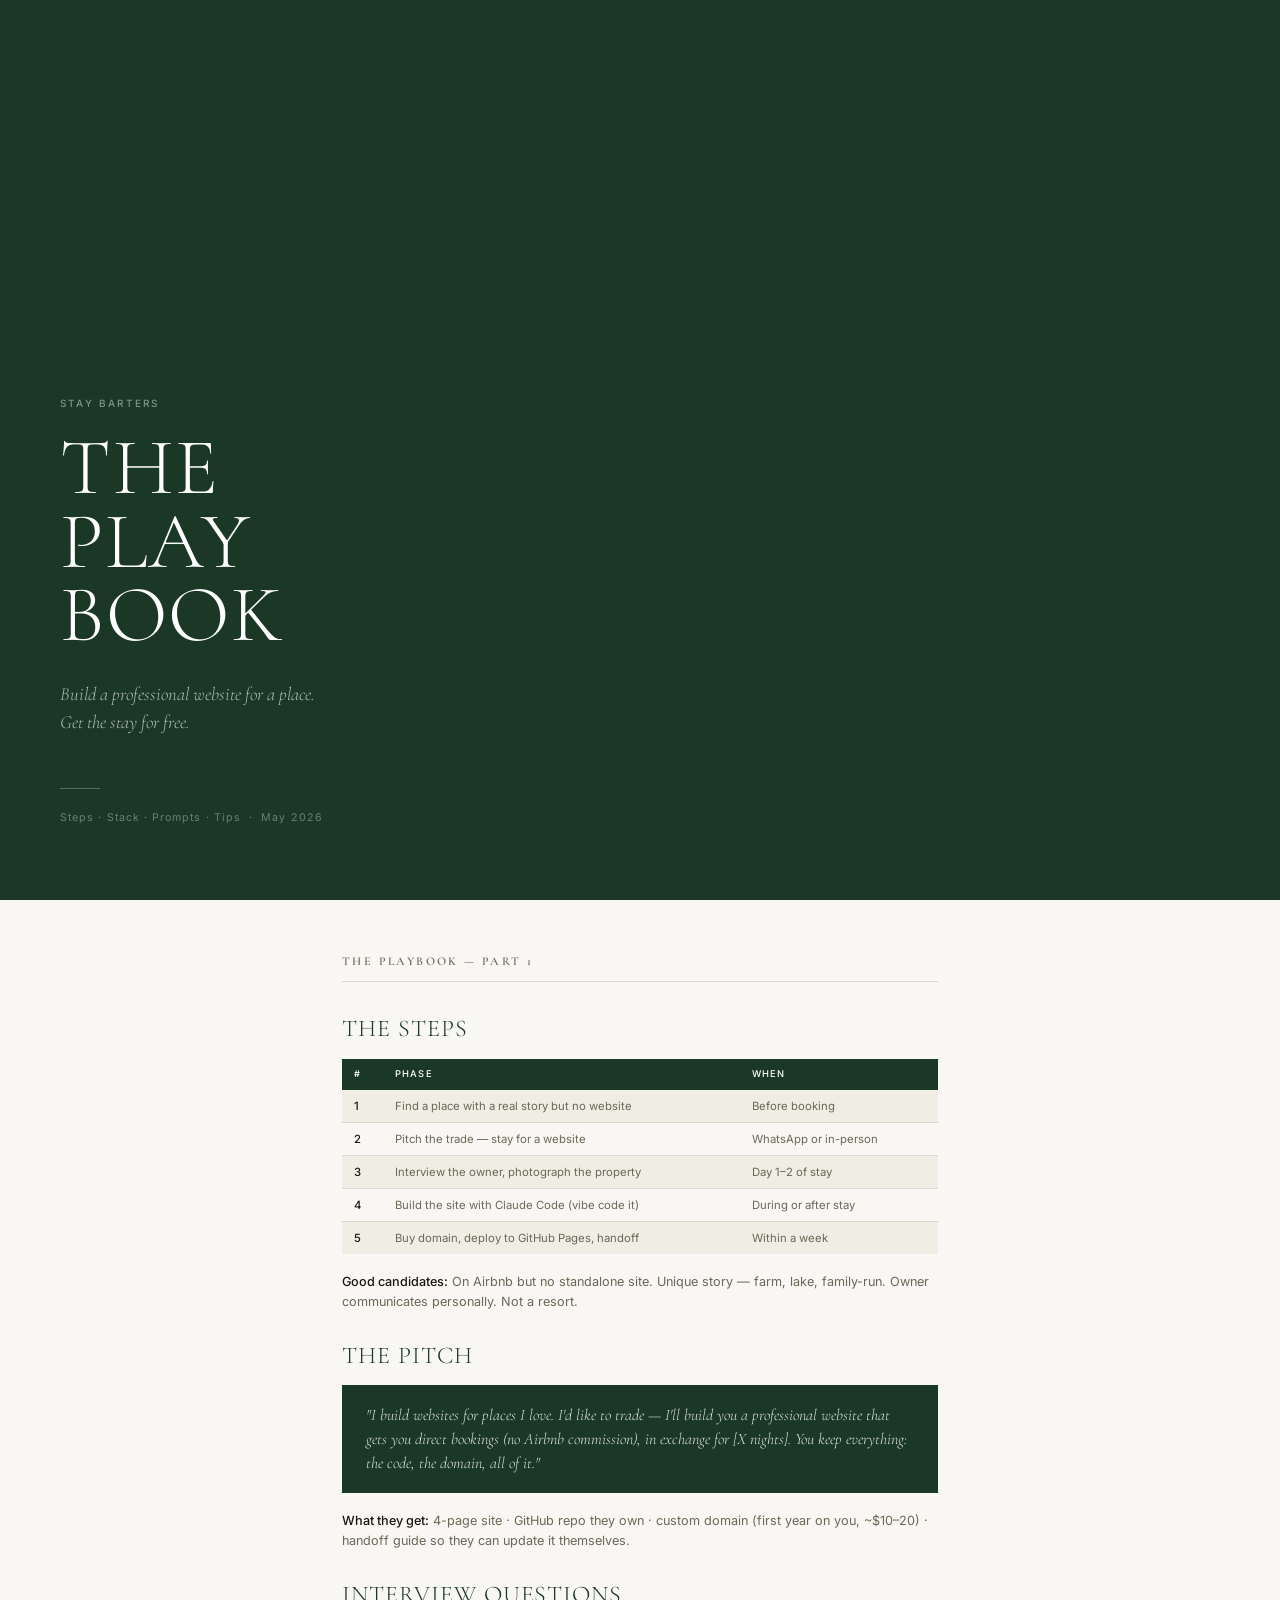
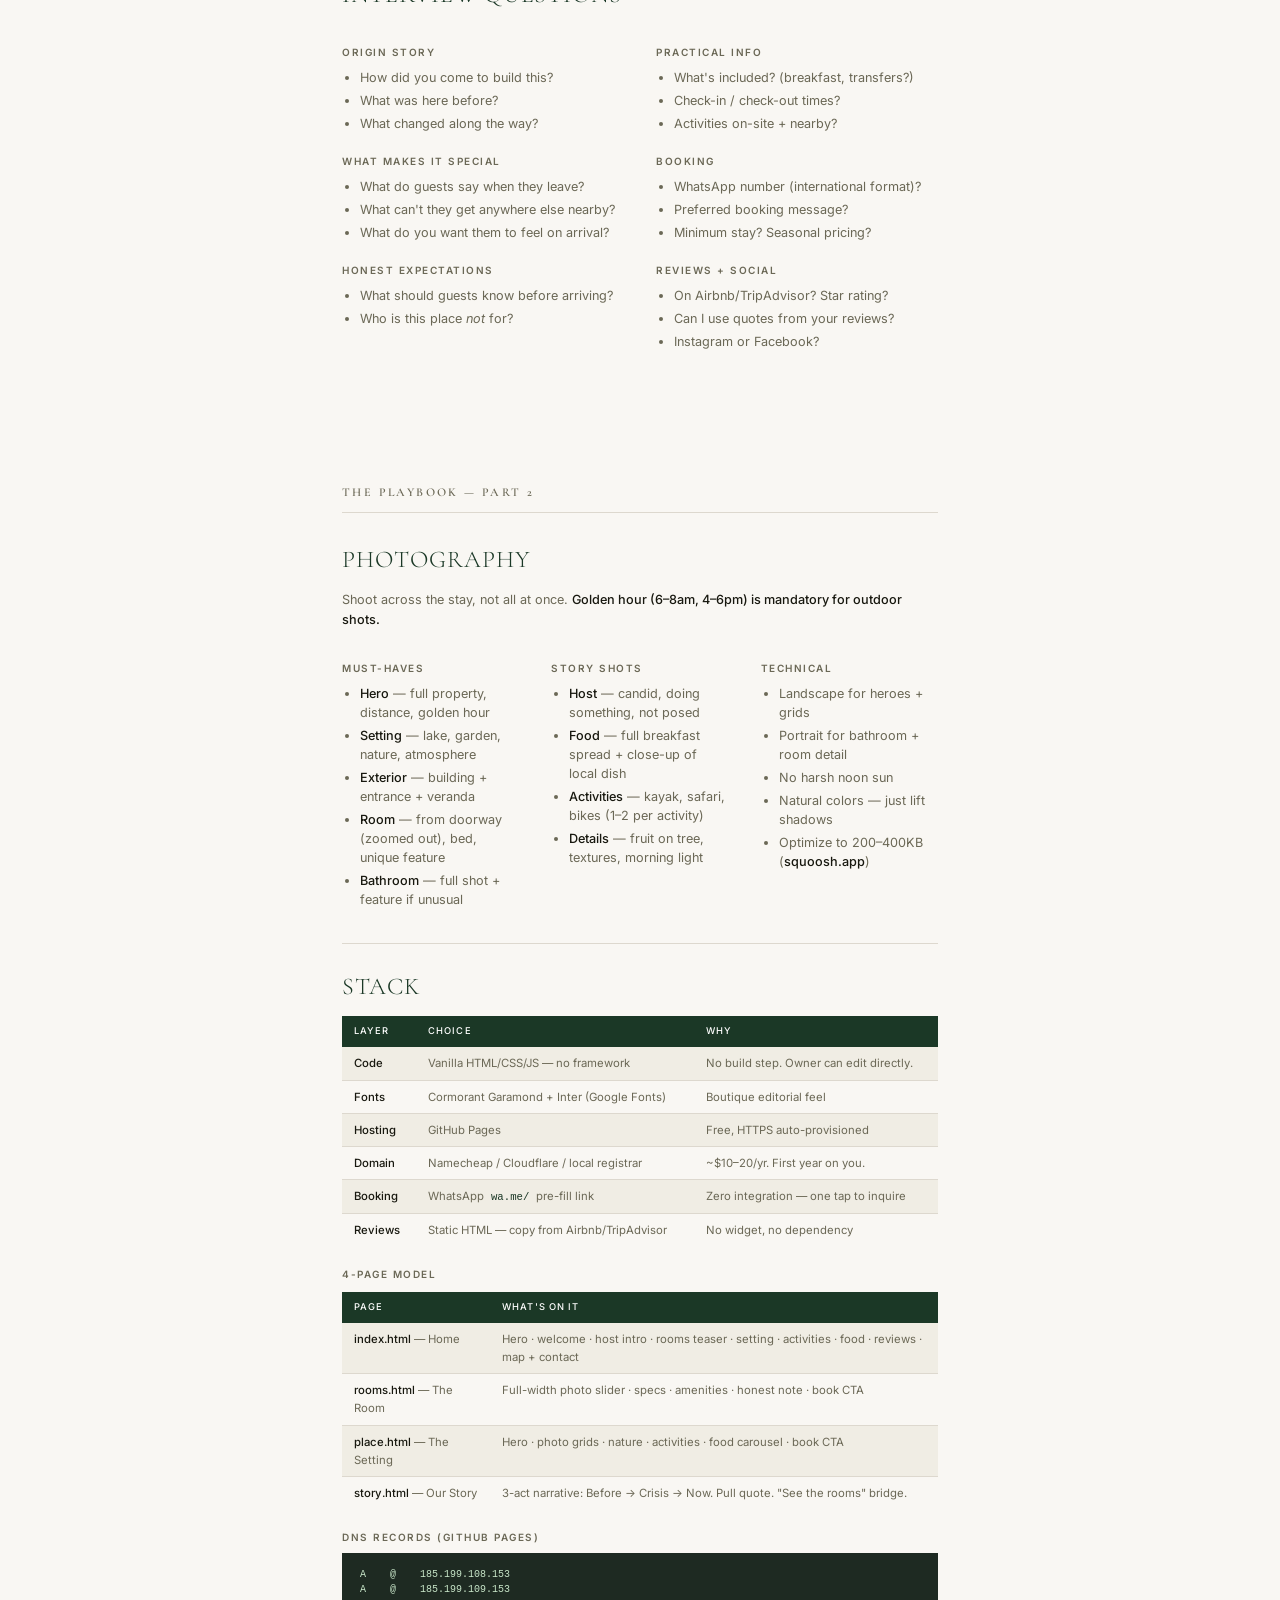
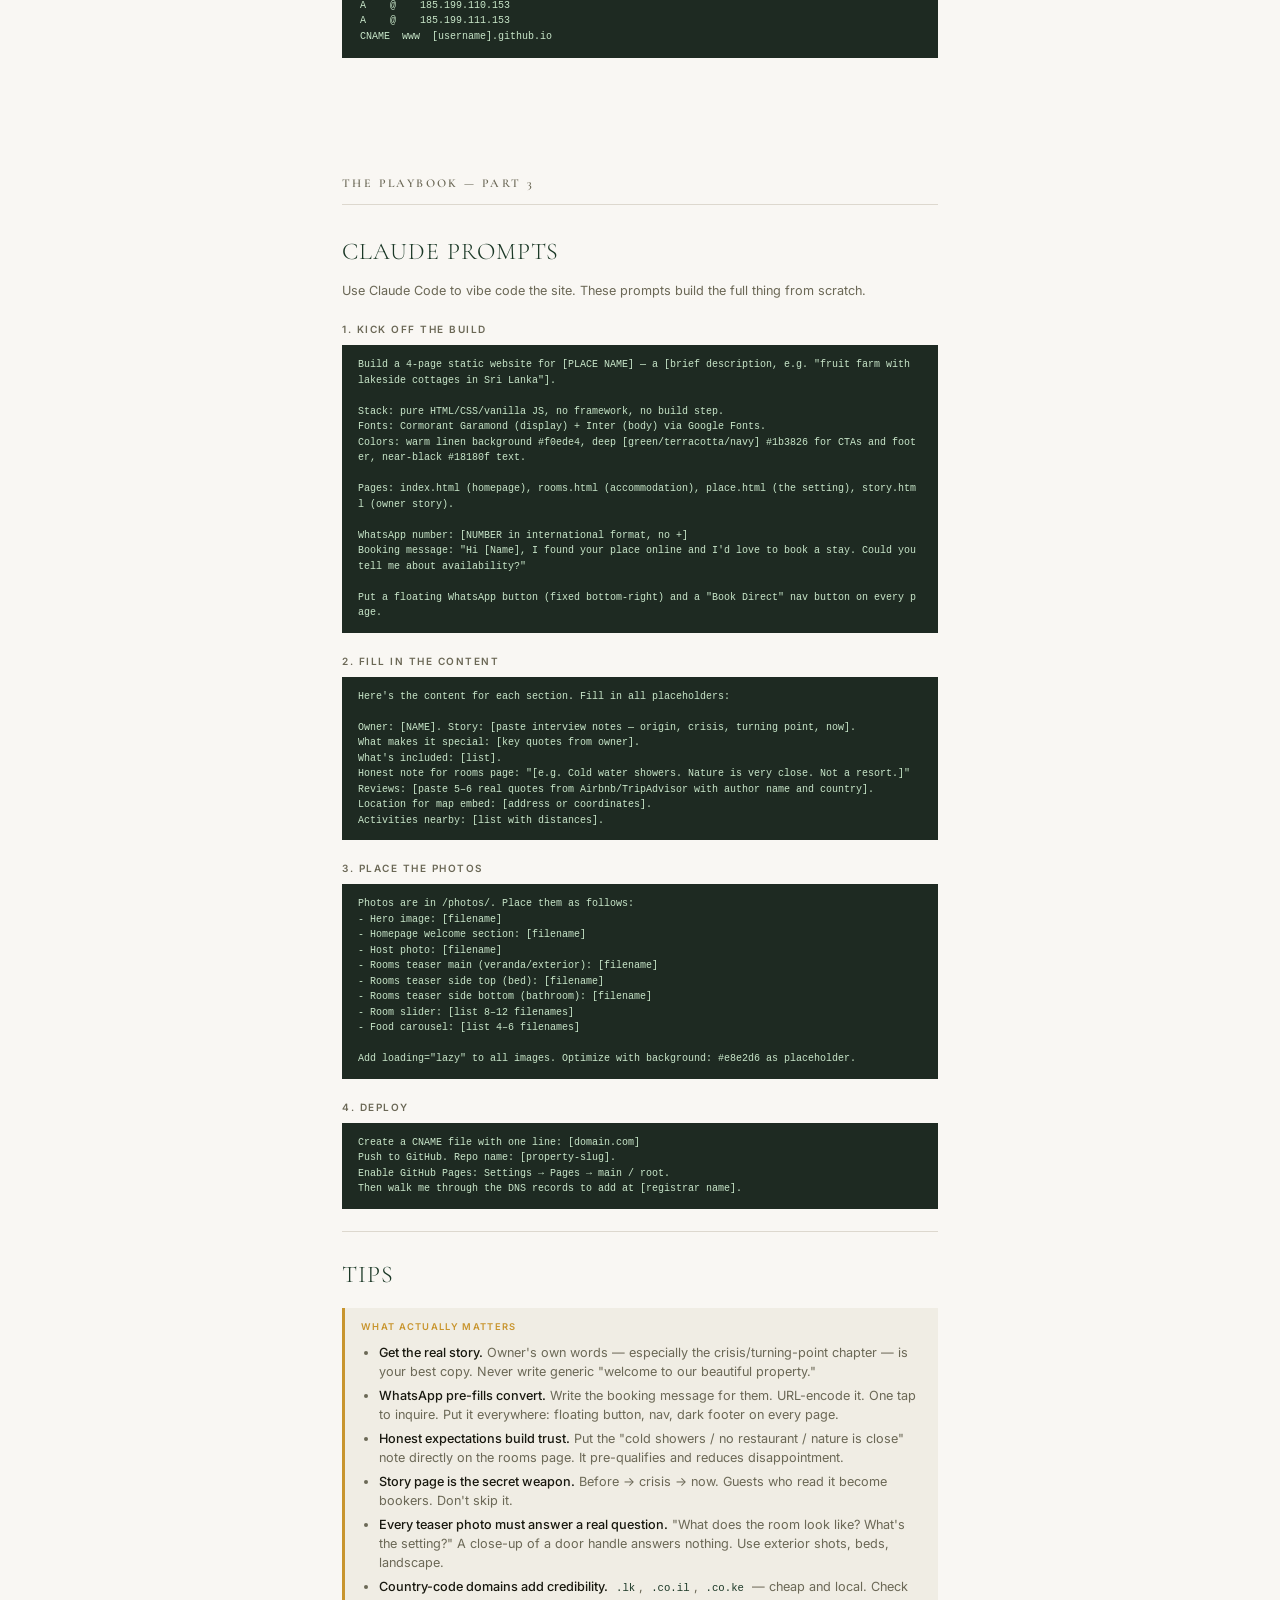
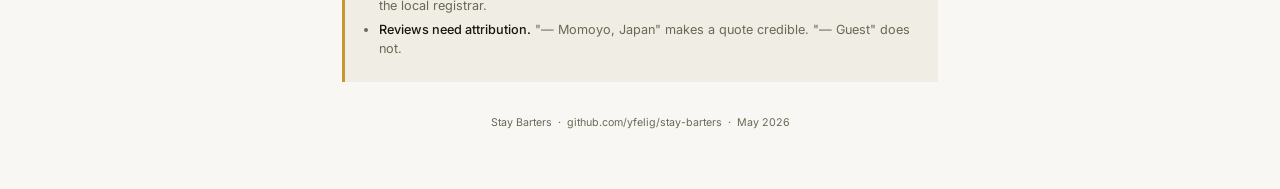
<file: guide-print.html>
<!DOCTYPE html>
<html lang="en">
<head>
<meta charset="UTF-8" />
<title>Stay Barters — The Playbook</title>
<link href="https://fonts.googleapis.com/css2?family=Cormorant+Garamond:ital,wght@0,300;0,400;0,600;1,300;1,400&family=Inter:wght@300;400;500;600&display=swap" rel="stylesheet" />
<style>
  :root {
    --bg:     #f9f7f3;
    --dark:   #1b3826;
    --text:   #18180f;
    --muted:  #6b6856;
    --border: #ddd8ce;
    --accent: #c8952e;
    --light:  #f0ede4;
  }

  * { box-sizing: border-box; margin: 0; padding: 0; }

  body {
    background: var(--bg);
    color: var(--text);
    font-family: 'Inter', sans-serif;
    font-size: 9.5pt;
    font-weight: 400;
    line-height: 1.6;
  }

  /* COVER */
  .cover {
    background: var(--dark);
    color: #fff;
    height: 100vh;
    display: flex;
    flex-direction: column;
    justify-content: flex-end;
    padding: 64px 60px;
    page-break-after: always;
  }
  .cover-eye {
    font-size: 7.5pt;
    font-weight: 500;
    letter-spacing: 0.22em;
    text-transform: uppercase;
    color: rgba(255,255,255,0.45);
    margin-bottom: 20px;
  }
  .cover h1 {
    font-family: 'Cormorant Garamond', serif;
    font-size: 60pt;
    font-weight: 300;
    line-height: 0.92;
    text-transform: uppercase;
    letter-spacing: 0.02em;
    margin-bottom: 28px;
  }
  .cover-sub {
    font-family: 'Cormorant Garamond', serif;
    font-size: 14pt;
    font-style: italic;
    font-weight: 300;
    color: rgba(255,255,255,0.65);
    margin-bottom: 52px;
    line-height: 1.5;
  }
  .cover-rule { width: 40px; height: 1px; background: rgba(255,255,255,0.25); margin-bottom: 20px; }
  .cover-meta { font-size: 8pt; color: rgba(255,255,255,0.35); letter-spacing: 0.1em; }

  /* PAGES */
  .page {
    max-width: 700px;
    margin: 0 auto;
    padding: 52px 52px 48px;
    page-break-after: always;
  }
  .page:last-child { page-break-after: auto; }

  /* HEADINGS */
  .page-title {
    font-family: 'Cormorant Garamond', serif;
    font-size: 9pt;
    font-weight: 600;
    letter-spacing: 0.2em;
    text-transform: uppercase;
    color: var(--muted);
    border-bottom: 1px solid var(--border);
    padding-bottom: 10px;
    margin-bottom: 28px;
  }

  h2 {
    font-family: 'Cormorant Garamond', serif;
    font-size: 18pt;
    font-weight: 300;
    text-transform: uppercase;
    letter-spacing: 0.04em;
    color: var(--dark);
    margin: 24px 0 10px;
  }
  h2:first-of-type { margin-top: 0; }

  h3 {
    font-size: 7.5pt;
    font-weight: 600;
    letter-spacing: 0.15em;
    text-transform: uppercase;
    color: var(--muted);
    margin: 20px 0 8px;
  }

  p { color: var(--muted); margin-bottom: 10px; }
  p strong { color: var(--text); font-weight: 500; }

  ul, ol { padding-left: 18px; margin-bottom: 12px; }
  li { color: var(--muted); margin-bottom: 4px; line-height: 1.5; }
  li strong { color: var(--text); font-weight: 500; }

  /* COLUMNS */
  .cols { display: grid; gap: 32px; margin-bottom: 20px; }
  .cols-2 { grid-template-columns: 1fr 1fr; }
  .cols-3 { grid-template-columns: 1fr 1fr 1fr; }

  /* TABLE */
  table { width: 100%; border-collapse: collapse; margin: 10px 0 18px; font-size: 8.5pt; }
  th { background: var(--dark); color: #fff; font-size: 7pt; font-weight: 500; letter-spacing: 0.12em; text-transform: uppercase; padding: 8px 12px; text-align: left; }
  td { padding: 7px 12px; border-bottom: 1px solid var(--border); color: var(--muted); vertical-align: top; }
  td strong { color: var(--text); font-weight: 500; }
  tr:nth-child(even) td { background: var(--light); }
  tr:last-child td { border-bottom: none; }

  /* CODE */
  pre {
    background: #1e2a22;
    color: #c8e6c9;
    padding: 14px 18px;
    margin: 8px 0 16px;
    font-size: 7.5pt;
    line-height: 1.55;
    white-space: pre-wrap;
    word-break: break-all;
  }
  code { font-family: 'Courier New', monospace; font-size: 8pt; background: var(--light); color: var(--dark); padding: 1px 4px; }
  pre code { background: none; color: inherit; padding: 0; }

  /* SCRIPT BOX */
  .script {
    background: var(--dark);
    color: rgba(255,255,255,0.85);
    padding: 18px 24px;
    margin: 10px 0 18px;
    font-family: 'Cormorant Garamond', serif;
    font-size: 12pt;
    font-style: italic;
    font-weight: 300;
    line-height: 1.5;
  }

  /* TIPS */
  .tips { border-left: 3px solid var(--accent); padding: 12px 16px; margin: 14px 0; background: var(--light); }
  .tips-label { font-size: 7pt; font-weight: 600; letter-spacing: 0.14em; text-transform: uppercase; color: var(--accent); margin-bottom: 8px; }
  .tips li { margin-bottom: 5px; }

  /* PROMPT BOX */
  .prompt { background: #1e2a22; color: #c8e6c9; padding: 12px 16px; margin: 8px 0 16px; font-size: 7.5pt; font-family: 'Courier New', monospace; line-height: 1.55; white-space: pre-wrap; word-break: break-all; }

  hr { border: none; border-top: 1px solid var(--border); margin: 22px 0; }

  @media print {
    body { background: white; }
    .cover { height: 100vh; }
    h2, h3 { page-break-after: avoid; }
    table, pre, .tips, .prompt { page-break-inside: avoid; }
  }
</style>
</head>
<body>

<!-- COVER -->
<div class="cover">
  <div class="cover-eye">Stay Barters</div>
  <h1>The<br>Play<br>book</h1>
  <p class="cover-sub">Build a professional website for a place.<br>Get the stay for free.</p>
  <div class="cover-rule"></div>
  <p class="cover-meta">Steps · Stack · Prompts · Tips &nbsp;·&nbsp; May 2026</p>
</div>

<!-- PAGE 2 — STEPS + PITCH + INTERVIEW -->
<div class="page">
  <div class="page-title">The Playbook — Part 1</div>

  <h2>The Steps</h2>
  <table>
    <tr><th>#</th><th>Phase</th><th>When</th></tr>
    <tr><td><strong>1</strong></td><td>Find a place with a real story but no website</td><td>Before booking</td></tr>
    <tr><td><strong>2</strong></td><td>Pitch the trade — stay for a website</td><td>WhatsApp or in-person</td></tr>
    <tr><td><strong>3</strong></td><td>Interview the owner, photograph the property</td><td>Day 1–2 of stay</td></tr>
    <tr><td><strong>4</strong></td><td>Build the site with Claude Code (vibe code it)</td><td>During or after stay</td></tr>
    <tr><td><strong>5</strong></td><td>Buy domain, deploy to GitHub Pages, handoff</td><td>Within a week</td></tr>
  </table>

  <p><strong>Good candidates:</strong> On Airbnb but no standalone site. Unique story — farm, lake, family-run. Owner communicates personally. Not a resort.</p>

  <h2>The Pitch</h2>
  <div class="script">"I build websites for places I love. I'd like to trade — I'll build you a professional website that gets you direct bookings (no Airbnb commission), in exchange for [X nights]. You keep everything: the code, the domain, all of it."</div>
  <p><strong>What they get:</strong> 4-page site · GitHub repo they own · custom domain (first year on you, ~$10–20) · handoff guide so they can update it themselves.</p>

  <h2>Interview Questions</h2>
  <div class="cols cols-2">
    <div>
      <h3>Origin story</h3>
      <ul>
        <li>How did you come to build this?</li>
        <li>What was here before?</li>
        <li>What changed along the way?</li>
      </ul>
      <h3>What makes it special</h3>
      <ul>
        <li>What do guests say when they leave?</li>
        <li>What can't they get anywhere else nearby?</li>
        <li>What do you want them to feel on arrival?</li>
      </ul>
      <h3>Honest expectations</h3>
      <ul>
        <li>What should guests know before arriving?</li>
        <li>Who is this place <em>not</em> for?</li>
      </ul>
    </div>
    <div>
      <h3>Practical info</h3>
      <ul>
        <li>What's included? (breakfast, transfers?)</li>
        <li>Check-in / check-out times?</li>
        <li>Activities on-site + nearby?</li>
      </ul>
      <h3>Booking</h3>
      <ul>
        <li>WhatsApp number (international format)?</li>
        <li>Preferred booking message?</li>
        <li>Minimum stay? Seasonal pricing?</li>
      </ul>
      <h3>Reviews + social</h3>
      <ul>
        <li>On Airbnb/TripAdvisor? Star rating?</li>
        <li>Can I use quotes from your reviews?</li>
        <li>Instagram or Facebook?</li>
      </ul>
    </div>
  </div>
</div>

<!-- PAGE 3 — PHOTOGRAPHY + STACK -->
<div class="page">
  <div class="page-title">The Playbook — Part 2</div>

  <h2>Photography</h2>
  <p>Shoot across the stay, not all at once. <strong>Golden hour (6–8am, 4–6pm) is mandatory for outdoor shots.</strong></p>

  <div class="cols cols-3">
    <div>
      <h3>Must-haves</h3>
      <ul>
        <li><strong>Hero</strong> — full property, distance, golden hour</li>
        <li><strong>Setting</strong> — lake, garden, nature, atmosphere</li>
        <li><strong>Exterior</strong> — building + entrance + veranda</li>
        <li><strong>Room</strong> — from doorway (zoomed out), bed, unique feature</li>
        <li><strong>Bathroom</strong> — full shot + feature if unusual</li>
      </ul>
    </div>
    <div>
      <h3>Story shots</h3>
      <ul>
        <li><strong>Host</strong> — candid, doing something, not posed</li>
        <li><strong>Food</strong> — full breakfast spread + close-up of local dish</li>
        <li><strong>Activities</strong> — kayak, safari, bikes (1–2 per activity)</li>
        <li><strong>Details</strong> — fruit on tree, textures, morning light</li>
      </ul>
    </div>
    <div>
      <h3>Technical</h3>
      <ul>
        <li>Landscape for heroes + grids</li>
        <li>Portrait for bathroom + room detail</li>
        <li>No harsh noon sun</li>
        <li>Natural colors — just lift shadows</li>
        <li>Optimize to 200–400KB (<strong>squoosh.app</strong>)</li>
      </ul>
    </div>
  </div>

  <hr>

  <h2>Stack</h2>
  <table>
    <tr><th>Layer</th><th>Choice</th><th>Why</th></tr>
    <tr><td><strong>Code</strong></td><td>Vanilla HTML/CSS/JS — no framework</td><td>No build step. Owner can edit directly.</td></tr>
    <tr><td><strong>Fonts</strong></td><td>Cormorant Garamond + Inter (Google Fonts)</td><td>Boutique editorial feel</td></tr>
    <tr><td><strong>Hosting</strong></td><td>GitHub Pages</td><td>Free, HTTPS auto-provisioned</td></tr>
    <tr><td><strong>Domain</strong></td><td>Namecheap / Cloudflare / local registrar</td><td>~$10–20/yr. First year on you.</td></tr>
    <tr><td><strong>Booking</strong></td><td>WhatsApp <code>wa.me/</code> pre-fill link</td><td>Zero integration — one tap to inquire</td></tr>
    <tr><td><strong>Reviews</strong></td><td>Static HTML — copy from Airbnb/TripAdvisor</td><td>No widget, no dependency</td></tr>
  </table>

  <h3>4-page model</h3>
  <table>
    <tr><th>Page</th><th>What's on it</th></tr>
    <tr><td><strong>index.html</strong> — Home</td><td>Hero · welcome · host intro · rooms teaser · setting · activities · food · reviews · map + contact</td></tr>
    <tr><td><strong>rooms.html</strong> — The Room</td><td>Full-width photo slider · specs · amenities · honest note · book CTA</td></tr>
    <tr><td><strong>place.html</strong> — The Setting</td><td>Hero · photo grids · nature · activities · food carousel · book CTA</td></tr>
    <tr><td><strong>story.html</strong> — Our Story</td><td>3-act narrative: Before → Crisis → Now. Pull quote. "See the rooms" bridge.</td></tr>
  </table>

  <h3>DNS records (GitHub Pages)</h3>
  <pre>A    @    185.199.108.153
A    @    185.199.109.153
A    @    185.199.110.153
A    @    185.199.111.153
CNAME  www  [username].github.io</pre>
</div>

<!-- PAGE 4 — PROMPTS + TIPS -->
<div class="page">
  <div class="page-title">The Playbook — Part 3</div>

  <h2>Claude Prompts</h2>
  <p>Use Claude Code to vibe code the site. These prompts build the full thing from scratch.</p>

  <h3>1. Kick off the build</h3>
  <div class="prompt">Build a 4-page static website for [PLACE NAME] — a [brief description, e.g. "fruit farm with lakeside cottages in Sri Lanka"].

Stack: pure HTML/CSS/vanilla JS, no framework, no build step.
Fonts: Cormorant Garamond (display) + Inter (body) via Google Fonts.
Colors: warm linen background #f0ede4, deep [green/terracotta/navy] #1b3826 for CTAs and footer, near-black #18180f text.

Pages: index.html (homepage), rooms.html (accommodation), place.html (the setting), story.html (owner story).

WhatsApp number: [NUMBER in international format, no +]
Booking message: "Hi [Name], I found your place online and I'd love to book a stay. Could you tell me about availability?"

Put a floating WhatsApp button (fixed bottom-right) and a "Book Direct" nav button on every page.</div>

  <h3>2. Fill in the content</h3>
  <div class="prompt">Here's the content for each section. Fill in all placeholders:

Owner: [NAME]. Story: [paste interview notes — origin, crisis, turning point, now].
What makes it special: [key quotes from owner].
What's included: [list].
Honest note for rooms page: "[e.g. Cold water showers. Nature is very close. Not a resort.]"
Reviews: [paste 5–6 real quotes from Airbnb/TripAdvisor with author name and country].
Location for map embed: [address or coordinates].
Activities nearby: [list with distances].</div>

  <h3>3. Place the photos</h3>
  <div class="prompt">Photos are in /photos/. Place them as follows:
- Hero image: [filename]
- Homepage welcome section: [filename]
- Host photo: [filename]
- Rooms teaser main (veranda/exterior): [filename]
- Rooms teaser side top (bed): [filename]
- Rooms teaser side bottom (bathroom): [filename]
- Room slider: [list 8–12 filenames]
- Food carousel: [list 4–6 filenames]

Add loading="lazy" to all images. Optimize with background: #e8e2d6 as placeholder.</div>

  <h3>4. Deploy</h3>
  <div class="prompt">Create a CNAME file with one line: [domain.com]
Push to GitHub. Repo name: [property-slug].
Enable GitHub Pages: Settings → Pages → main / root.
Then walk me through the DNS records to add at [registrar name].</div>

  <hr>

  <h2>Tips</h2>

  <div class="tips">
    <div class="tips-label">What actually matters</div>
    <ul>
      <li><strong>Get the real story.</strong> Owner's own words — especially the crisis/turning-point chapter — is your best copy. Never write generic "welcome to our beautiful property."</li>
      <li><strong>WhatsApp pre-fills convert.</strong> Write the booking message for them. URL-encode it. One tap to inquire. Put it everywhere: floating button, nav, dark footer on every page.</li>
      <li><strong>Honest expectations build trust.</strong> Put the "cold showers / no restaurant / nature is close" note directly on the rooms page. It pre-qualifies and reduces disappointment.</li>
      <li><strong>Story page is the secret weapon.</strong> Before → crisis → now. Guests who read it become bookers. Don't skip it.</li>
      <li><strong>Every teaser photo must answer a real question.</strong> "What does the room look like? What's the setting?" A close-up of a door handle answers nothing. Use exterior shots, beds, landscape.</li>
      <li><strong>Country-code domains add credibility.</strong> <code>.lk</code>, <code>.co.il</code>, <code>.co.ke</code> — cheap and local. Check the local registrar.</li>
      <li><strong>Reviews need attribution.</strong> "— Momoyo, Japan" makes a quote credible. "— Guest" does not.</li>
    </ul>
  </div>

  <p style="text-align:center; color: var(--muted); font-size:8pt; margin-top: 32px;">Stay Barters &nbsp;·&nbsp; github.com/yfelig/stay-barters &nbsp;·&nbsp; May 2026</p>
</div>

</body>
</html>
</file>
